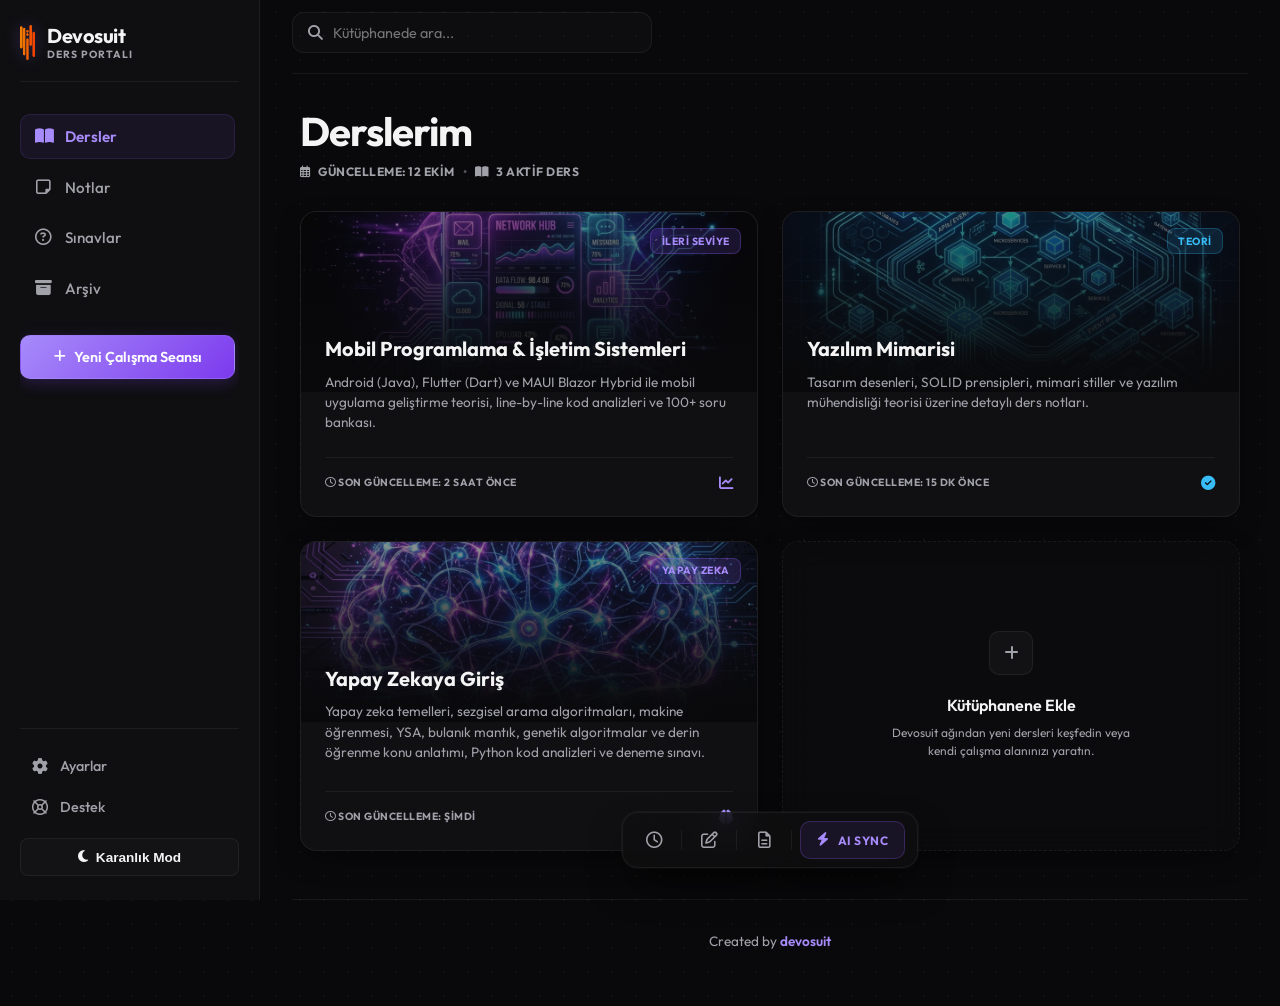
<file: index.html>
<!DOCTYPE html>
<html lang="tr">
<head>
    <meta charset="UTF-8">
    <meta name="viewport" content="width=device-width, initial-scale=1.0">
    <title>Devosuit Ders Portalı</title>
    <meta name="description" content="Kişisel üniversite ders notları, kod analizleri ve sınav simülatörü platformu.">

    <link href="https://fonts.googleapis.com/css2?family=Outfit:wght@300;400;500;600;700&family=JetBrains+Mono:wght@400;500;600&display=swap" rel="stylesheet">
    <link rel="stylesheet" href="https://cdnjs.cloudflare.com/ajax/libs/font-awesome/6.4.0/css/all.min.css">
    <link rel="stylesheet" href="assets/css/styles.css">
</head>
<body class="dashboard-page">

    <!-- ─── Sidebar ──────────────────────────────────────────────────── -->
    <aside id="sidebarView">
        <div class="sidebar-brand">
            <img src="devosuitlogo.png" alt="Devosuit Logo" class="sidebar-logo">
            <div class="sidebar-brand-text">
                <span class="sidebar-title">Devosuit</span>
                <span class="sidebar-subtitle">DERS PORTALI</span>
            </div>
        </div>

        <div class="sidebar-scroll-area">
            <ul class="nav-links">
                <li><a href="#" class="active" id="tab-courses"><i class="fas fa-book-open"></i> Dersler</a></li>
                <li><a href="#" id="tab-notes"><i class="far fa-sticky-note"></i> Notlar</a></li>
                <li><a href="#" id="tab-quizzes"><i class="far fa-question-circle"></i> Sınavlar</a></li>
                <li><a href="#" id="tab-archive"><i class="fas fa-archive"></i> Arşiv</a></li>
            </ul>

            <button class="new-session-btn" id="newSessionBtn">
                <i class="fas fa-plus"></i> Yeni Çalışma Seansı
            </button>
        </div>

        <div class="sidebar-footer">
            <button class="footer-link-btn" id="settingsBtn"><i class="fas fa-cog"></i> Ayarlar</button>
            <button class="footer-link-btn" id="supportBtn"><i class="far fa-life-ring"></i> Destek</button>
            <button class="theme-toggle dashboard-theme-toggle" onclick="toggleTheme()">
                <i class="fas fa-moon"></i> <span>Karanlık Mod</span>
            </button>
        </div>
    </aside>

    <!-- ─── Main Content Area ───────────────────────────────────────── -->
    <main id="mainWorkspace" class="dashboard-main">
        <!-- Top bar -->
        <header class="top-bar">
            <div class="search-container">
                <i class="fas fa-search"></i>
                <input type="text" class="search-input" id="dashboardSearchInput" placeholder="Kütüphanede ara..." oninput="filterDashboardCourses()">
            </div>
        </header>

        <!-- Main Dashboard Wrapper -->
        <div class="dashboard-wrapper">
            <div class="dashboard-title-area">
                <h1>Derslerim</h1>
                <div class="dashboard-meta">
                    <span><i class="far fa-calendar-alt"></i> GÜNCELLEME: 12 EKİM</span>
                    <span class="meta-dot">•</span>
                    <span><i class="fas fa-book-open"></i> 3 AKTİF DERS</span>
                </div>
            </div>

            <!-- Course Grid -->
            <div class="course-grid dashboard-grid">

                <!-- Mobil Programlama — AKTİF -->
                <a href="courses/mobil/index.html" class="course-card active-card" data-title="Mobil Programlama & İşletim Sistemleri" data-category="active">
                    <div class="card-bg-container">
                        <img src="assets/images/mobil_programlama_bg.png" alt="" class="card-bg-image">
                        <div class="card-bg-overlay"></div>
                    </div>
                    <span class="card-badge badge-advanced">İLERİ SEVİYE</span>
                    <div class="card-content">
                        <h3>Mobil Programlama &amp; İşletim Sistemleri</h3>
                        <p>Android (Java), Flutter (Dart) ve MAUI Blazor Hybrid ile mobil uygulama geliştirme teorisi, line-by-line kod analizleri ve 100+ soru bankası.</p>
                        <div class="card-footer">
                            <span class="last-mod"><i class="far fa-clock"></i> SON GÜNCELLEME: 2 SAAT ÖNCE</span>
                            <span class="footer-trend-icon trend-purple"><i class="fas fa-chart-line"></i></span>
                        </div>
                    </div>
                </a>

                <!-- Yazılım Mimarisi — AKTİF -->
                <a href="courses/yazilim-mimarisi/index.html" class="course-card active-card" data-title="Yazılım Mimarisi" data-category="active">
                    <div class="card-bg-container">
                        <img src="assets/images/yazilim_mimarisi_bg.png" alt="" class="card-bg-image">
                        <div class="card-bg-overlay"></div>
                    </div>
                    <span class="card-badge badge-theory">TEORİ</span>
                    <div class="card-content">
                        <h3>Yazılım Mimarisi</h3>
                        <p>Tasarım desenleri, SOLID prensipleri, mimari stiller ve yazılım mühendisliği teorisi üzerine detaylı ders notları.</p>
                        <div class="card-footer">
                            <span class="last-mod"><i class="far fa-clock"></i> SON GÜNCELLEME: 15 DK ÖNCE</span>
                            <span class="footer-trend-icon trend-blue"><i class="fas fa-check-circle"></i></span>
                        </div>
                    </div>
                </a>

                <!-- Yapay Zekaya Giriş — AKTİF -->
                <a href="courses/yapay-zekaya-giris/index.html" class="course-card active-card" data-title="Yapay Zekaya Giriş" data-category="active">
                    <div class="card-bg-container">
                        <img src="assets/images/yapay_zeka_bg.png" alt="" class="card-bg-image">
                        <div class="card-bg-overlay"></div>
                    </div>
                    <span class="card-badge badge-advanced">YAPAY ZEKA</span>
                    <div class="card-content">
                        <h3>Yapay Zekaya Giriş</h3>
                        <p>Yapay zeka temelleri, sezgisel arama algoritmaları, makine öğrenmesi, YSA, bulanık mantık, genetik algoritmalar ve derin öğrenme konu anlatımı, Python kod analizleri ve deneme sınavı.</p>
                        <div class="card-footer">
                            <span class="last-mod"><i class="far fa-clock"></i> SON GÜNCELLEME: ŞİMDİ</span>
                            <span class="footer-trend-icon trend-purple"><i class="fas fa-brain"></i></span>
                        </div>
                    </div>
                </a>

                <!-- Add to your library dashed card -->
                <div class="course-card add-library-card" id="addLibraryCardBtn">
                    <div class="add-library-inner">
                        <div class="add-icon-container">
                            <i class="fas fa-plus"></i>
                        </div>
                        <h3>Kütüphanene Ekle</h3>
                        <p>Devosuit ağından yeni dersleri keşfedin veya kendi çalışma alanınızı yaratın.</p>
                    </div>
                </div>

            </div>
        </div>

        <!-- Floating Action Bar -->
        <div class="floating-action-bar">
            <button class="fab-btn" title="Zamanlayıcıyı Başlat" id="fabTimer"><i class="far fa-clock"></i></button>
            <div class="fab-divider"></div>
            <button class="fab-btn" title="Not Al" id="fabNotes"><i class="far fa-edit"></i></button>
            <div class="fab-divider"></div>
            <button class="fab-btn" title="Dokümanlar" id="fabFiles"><i class="far fa-file-alt"></i></button>
            <div class="fab-divider"></div>
            <button class="fab-btn ai-sync-btn" title="Yapay Zeka Eşitleme" id="fabAiSync">
                <i class="fas fa-bolt"></i>
                <span>AI SYNC</span>
            </button>
        </div>

        <!-- Footer -->
        <footer class="dashboard-footer-bar">
            <p>Created by <a href="https://devosuit.com" target="_blank">devosuit</a></p>
        </footer>
    </main>

    <!-- Custom alert overlay -->
    <div class="alert-overlay" id="alertOverlay">
        <div class="alert-box">
            <div class="alert-icon"><i class="fas fa-info-circle"></i></div>
            <h3 id="alertTitle">Bilgi</h3>
            <p id="alertMessage">Bu özellik çok yakında aktif olacaktır.</p>
            <button class="alert-close-btn" onclick="closeAlert()">Tamam</button>
        </div>
    </div>

    <script src="assets/js/dashboard.js"></script>
</body>
</html>
</file>
<file: assets/css/styles.css>
:root {
    --bg-base: #09090b;
    --bg-sidebar: #0f0f11;
    --bg-card: rgba(21, 21, 24, 0.7);
    --border-color: rgba(255, 255, 255, 0.06);
    --primary: #8b5cf6;
    --primary-light: #a78bfa;
    --accent: #10b981;
    --accent-hover: #059669;
    --text-primary: #f4f4f5;
    --text-secondary: #a1a1aa;
    --sidebar-width: 260px;
    --card-padding: 1.5rem;
    --shadow: 0 10px 30px -10px rgba(0, 0, 0, 0.7);
    --transition: all 0.3s cubic-bezier(0.4, 0, 0.2, 1);
    --grid-color: rgba(255, 255, 255, 0.035);
}

.light-theme {
    --bg-base: #f4f4f5;
    --bg-sidebar: #eaeaea;
    --bg-card: rgba(255, 255, 255, 0.8);
    --border-color: rgba(0, 0, 0, 0.08);
    --primary: #6d28d9;
    --primary-light: #7c3aed;
    --accent: #10b981;
    --text-primary: #09090b;
    --text-secondary: #71717a;
    --grid-color: rgba(0, 0, 0, 0.025);
}

* {
    margin: 0;
    padding: 0;
    box-sizing: border-box;
}

body {
    font-family: 'Outfit', sans-serif;
    background-color: var(--bg-base);
    background-image: radial-gradient(var(--grid-color) 1.5px, transparent 0);
    background-size: 24px 24px;
    color: var(--text-primary);
    min-height: 100vh;
    overflow-x: hidden;
    transition: var(--transition);
}

body.dashboard-page, body.in-workspace {
    display: flex;
}

/* ─── Sidebar Navigation Styling ────────────────────────────────────── */
aside {
    width: var(--sidebar-width);
    background: var(--bg-sidebar);
    border-right: 1px solid var(--border-color);
    position: fixed;
    top: 0;
    bottom: 0;
    left: 0;
    z-index: 100;
    padding: 1.5rem 1.25rem;
    display: none;
    flex-direction: column;
    height: 100vh;
    overflow: hidden;
    transition: var(--transition);
}

.sidebar-scroll-area {
    flex: 1;
    overflow-y: auto;
    padding-right: 4px;
    margin-bottom: 1rem;
}

/* Custom scrollbar for sidebar scroll area */
.sidebar-scroll-area::-webkit-scrollbar {
    width: 4px;
}
.sidebar-scroll-area::-webkit-scrollbar-track {
    background: transparent;
}
.sidebar-scroll-area::-webkit-scrollbar-thumb {
    background: var(--border-color);
    border-radius: 2px;
}
.sidebar-scroll-area::-webkit-scrollbar-thumb:hover {
    background: rgba(255, 255, 255, 0.1);
}

body.dashboard-page aside, body.in-workspace aside {
    display: flex;
}

.sidebar-brand {
    display: flex;
    align-items: center;
    gap: 0.75rem;
    margin-bottom: 2rem;
    padding-bottom: 1.25rem;
    border-bottom: 1px solid var(--border-color);
}

.brand-logo-container {
    width: 36px;
    height: 36px;
    background: rgba(139, 92, 246, 0.15);
    border: 1px solid rgba(139, 92, 246, 0.3);
    border-radius: 8px;
    display: flex;
    align-items: center;
    justify-content: center;
    color: var(--primary-light);
    font-size: 1.2rem;
    box-shadow: 0 0 12px rgba(139, 92, 246, 0.2);
}

.sidebar-brand-text {
    display: flex;
    flex-direction: column;
}

.sidebar-title {
    font-weight: 700;
    font-size: 1.25rem;
    color: var(--text-primary);
    letter-spacing: -0.5px;
    line-height: 1.2;
}

.sidebar-subtitle {
    font-size: 0.65rem;
    font-weight: 700;
    letter-spacing: 1px;
    color: var(--text-secondary);
}

.sidebar-logo {
    height: 35px;
    width: auto;
    filter: drop-shadow(0 0 8px rgba(139, 92, 246, 0.3));
}

.back-to-dashboard-btn {
    width: 100%;
    margin-bottom: 1.5rem;
    background: rgba(255, 255, 255, 0.02);
    border: 1px solid var(--border-color);
    color: var(--text-secondary);
    padding: 0.65rem 1rem;
    font-size: 0.85rem;
    font-family: inherit;
    font-weight: 600;
    border-radius: 10px;
    cursor: pointer;
    display: flex;
    align-items: center;
    justify-content: center;
    gap: 0.5rem;
    text-decoration: none;
    transition: var(--transition);
}

.back-to-dashboard-btn:hover {
    background: rgba(255, 255, 255, 0.05);
    color: var(--text-primary);
    border-color: rgba(139, 92, 246, 0.3);
    box-shadow: 0 4px 12px rgba(0, 0, 0, 0.2);
}

.nav-links {
    list-style: none;
    display: flex;
    flex-direction: column;
    gap: 0.35rem;
    flex: 1;
}

.nav-links li {
    width: 100%;
}

.nav-links a {
    display: flex;
    align-items: center;
    gap: 0.75rem;
    color: var(--text-secondary);
    text-decoration: none;
    padding: 0.75rem 0.85rem;
    border-radius: 10px;
    font-weight: 500;
    font-size: 0.95rem;
    transition: var(--transition);
    border: 1px solid transparent;
}

.nav-links a i {
    width: 18px;
    text-align: center;
    font-size: 1.05rem;
}

.nav-links a:hover, .nav-links a.active {
    color: var(--text-primary);
}

.nav-links a:hover {
    background: rgba(255, 255, 255, 0.02);
}

.nav-links a.active {
    background: rgba(139, 92, 246, 0.08);
    border-color: rgba(139, 92, 246, 0.15);
    color: var(--primary-light);
    font-weight: 600;
}

.nav-divider {
    margin-top: 1rem;
    border-top: 1px solid var(--border-color);
    padding-top: 1rem;
}

.nav-special-link {
    background: rgba(16, 185, 129, 0.08) !important;
    border: 1px solid rgba(16, 185, 129, 0.25) !important;
    color: var(--accent) !important;
}

.nav-special-link:hover {
    background: rgba(16, 185, 129, 0.15) !important;
}

.new-session-btn {
    background: linear-gradient(135deg, #a78bfa, #7c3aed);
    color: #ffffff;
    border: 1px solid rgba(167, 139, 250, 0.3);
    padding: 0.75rem 1rem;
    border-radius: 10px;
    font-family: inherit;
    font-weight: 600;
    font-size: 0.9rem;
    cursor: pointer;
    display: flex;
    align-items: center;
    justify-content: center;
    gap: 0.5rem;
    margin: 1.5rem 0;
    width: 100%;
    transition: var(--transition);
    box-shadow: 0 4px 15px rgba(124, 58, 237, 0.25);
}

.new-session-btn:hover {
    transform: translateY(-1px);
    box-shadow: 0 6px 20px rgba(124, 58, 237, 0.35);
    background: linear-gradient(135deg, #b79eff, #8b5cf6);
}

.new-session-btn i {
    font-size: 0.85rem;
}

.sidebar-footer {
    margin-top: auto;
    display: flex;
    flex-direction: column;
    gap: 0.4rem;
    padding-top: 1.25rem;
    border-top: 1px solid var(--border-color);
}

.footer-link-btn {
    background: transparent;
    border: none;
    color: var(--text-secondary);
    padding: 0.5rem 0.75rem;
    border-radius: 8px;
    font-family: inherit;
    font-size: 0.9rem;
    font-weight: 500;
    text-align: left;
    cursor: pointer;
    display: flex;
    align-items: center;
    gap: 0.75rem;
    transition: var(--transition);
    width: 100%;
}

.footer-link-btn:hover {
    color: var(--text-primary);
    background: rgba(255, 255, 255, 0.02);
}

.footer-link-btn i {
    width: 16px;
    text-align: center;
    font-size: 1rem;
}

.sidebar-footer .theme-toggle {
    margin-top: 0.5rem;
    background: rgba(255, 255, 255, 0.02);
    border: 1px solid var(--border-color);
    color: var(--text-primary);
    padding: 0.65rem;
    border-radius: 8px;
    cursor: pointer;
    display: flex;
    align-items: center;
    justify-content: center;
    gap: 0.5rem;
    font-weight: 600;
    font-size: 0.85rem;
    width: 100%;
    transition: var(--transition);
}

.sidebar-footer .theme-toggle:hover {
    background: rgba(255, 255, 255, 0.05);
}

/* ─── Main Content Layout ───────────────────────────────────────────── */
main {
    margin-left: 0;
    flex: 1;
    padding: 1.5rem 2rem;
    transition: var(--transition);
    display: none;
}

body.dashboard-page main, body.in-workspace main {
    display: flex;
    flex-direction: column;
    min-height: 100vh;
    margin-left: var(--sidebar-width);
    width: calc(100% - var(--sidebar-width));
}

.top-bar {
    display: flex;
    justify-content: space-between;
    align-items: center;
    margin-bottom: 2rem;
    height: 50px;
}

.top-bar .search-container {
    position: relative;
    width: 360px;
}

.top-bar .search-container i {
    position: absolute;
    left: 1rem;
    top: 50%;
    transform: translateY(-50%);
    color: var(--text-secondary);
    font-size: 0.95rem;
}

.top-bar .search-input {
    width: 100%;
    padding: 0.65rem 1rem 0.65rem 2.5rem;
    background: rgba(255, 255, 255, 0.02);
    border: 1px solid var(--border-color);
    border-radius: 12px;
    color: var(--text-primary);
    outline: none;
    transition: var(--transition);
    font-family: inherit;
    font-size: 0.9rem;
}

.top-bar .search-input:focus {
    border-color: rgba(139, 92, 246, 0.5);
    background: rgba(255, 255, 255, 0.04);
    box-shadow: 0 0 0 3px rgba(139, 92, 246, 0.1);
}

.top-bar-right {
    display: flex;
    align-items: center;
    gap: 1rem;
}

.top-icon-btn {
    background: transparent;
    border: none;
    color: var(--text-secondary);
    width: 36px;
    height: 36px;
    border-radius: 50%;
    cursor: pointer;
    display: flex;
    align-items: center;
    justify-content: center;
    font-size: 1.1rem;
    position: relative;
    transition: var(--transition);
}

.top-icon-btn:hover {
    color: var(--text-primary);
    background: rgba(255, 255, 255, 0.04);
}

.notification-dot {
    position: absolute;
    top: 6px;
    right: 8px;
    width: 6px;
    height: 6px;
    border-radius: 50%;
    background-color: var(--primary-light);
    box-shadow: 0 0 6px var(--primary);
}

.user-profile {
    width: 36px;
    height: 36px;
    border-radius: 50%;
    overflow: hidden;
    border: 1px solid var(--border-color);
    box-shadow: 0 2px 8px rgba(0, 0, 0, 0.3);
}

.user-avatar-img {
    width: 100%;
    height: 100%;
    object-fit: cover;
}

.dashboard-wrapper {
    padding: 0 0.5rem;
    flex: 1;
}

.dashboard-title-area {
    margin-bottom: 2rem;
}

.dashboard-title-area h1 {
    font-size: 2.5rem;
    font-weight: 700;
    color: var(--text-primary);
    letter-spacing: -1px;
    margin-bottom: 0.5rem;
}

.dashboard-meta {
    display: flex;
    align-items: center;
    gap: 0.5rem;
    color: var(--text-secondary);
    font-size: 0.75rem;
    font-weight: 700;
    letter-spacing: 0.5px;
    font-family: 'Outfit', sans-serif;
}

.meta-dot {
    color: var(--text-secondary);
    opacity: 0.5;
}

.dashboard-meta span i {
    margin-right: 0.25rem;
}

/* ─── Course Grid & Card Styling ────────────────────────────────────── */
.course-grid {
    display: grid;
    grid-template-columns: repeat(auto-fill, minmax(320px, 1fr));
    gap: 1.5rem;
    width: 100%;
    margin-top: 1rem;
}

.course-card {
    background: var(--bg-card);
    backdrop-filter: blur(16px);
    -webkit-backdrop-filter: blur(16px);
    border: 1px solid var(--border-color);
    border-radius: 16px;
    position: relative;
    overflow: hidden;
    cursor: pointer;
    transition: var(--transition);
    display: flex;
    flex-direction: column;
    text-decoration: none;
    color: inherit;
    box-shadow: var(--shadow);
}

.course-card:hover {
    transform: translateY(-4px);
    border-color: rgba(255, 255, 255, 0.12);
    box-shadow: 0 15px 30px -5px rgba(0, 0, 0, 0.9), 0 0 1px 1px rgba(255, 255, 255, 0.1);
}

.card-bg-container {
    position: absolute;
    top: 0;
    left: 0;
    right: 0;
    height: 180px;
    overflow: hidden;
    z-index: 1;
}

.card-bg-image {
    width: 100%;
    height: 100%;
    object-fit: cover;
    opacity: 0.55;
    transition: var(--transition);
}

.course-card:hover .card-bg-image {
    transform: scale(1.04);
}

.card-bg-overlay {
    position: absolute;
    top: 0;
    left: 0;
    right: 0;
    bottom: 0;
    background: linear-gradient(180deg, rgba(9, 9, 11, 0) 0%, rgba(9, 9, 11, 0.95) 85%, #09090b 100%);
    z-index: 2;
}

.course-card .card-badge {
    position: absolute;
    top: 1rem;
    right: 1rem;
    padding: 0.35rem 0.65rem;
    border-radius: 8px;
    font-size: 0.65rem;
    font-weight: 700;
    letter-spacing: 0.5px;
    z-index: 5;
    border: 1px solid transparent;
}

.badge-advanced {
    background: rgba(139, 92, 246, 0.15);
    color: var(--primary-light);
    border-color: rgba(139, 92, 246, 0.3) !important;
}

.badge-theory {
    background: rgba(56, 189, 248, 0.12);
    color: #38bdf8;
    border-color: rgba(56, 189, 248, 0.25) !important;
}

.badge-locked {
    background: rgba(255, 255, 255, 0.05);
    color: var(--text-secondary);
    border-color: var(--border-color) !important;
}

.course-card .card-content {
    padding: 1.5rem;
    margin-top: 100px;
    position: relative;
    z-index: 3;
    display: flex;
    flex-direction: column;
    flex: 1;
}

.course-card h3 {
    font-size: 1.25rem;
    font-weight: 700;
    margin-bottom: 0.6rem;
    color: var(--text-primary);
    line-height: 1.3;
}

.course-card p {
    color: var(--text-secondary);
    font-size: 0.85rem;
    line-height: 1.5;
    margin-bottom: 1.5rem;
    flex: 1;
}

.progress-container {
    margin-bottom: 1.25rem;
}

.progress-header {
    display: flex;
    justify-content: space-between;
    align-items: center;
    margin-bottom: 0.4rem;
    font-size: 0.65rem;
    font-weight: 700;
    letter-spacing: 0.5px;
    color: var(--text-secondary);
}

.progress-val {
    color: var(--text-primary);
}

.progress-bar {
    width: 100%;
    height: 4px;
    background: rgba(255, 255, 255, 0.05);
    border-radius: 2px;
    overflow: hidden;
}

.progress-fill {
    height: 100%;
    border-radius: 2px;
}

.fill-purple {
    background: linear-gradient(90deg, #a78bfa, #7c3aed);
}

.fill-blue {
    background: linear-gradient(90deg, #38bdf8, #0ea5e9);
}

.fill-gray {
    background: rgba(255, 255, 255, 0.1);
}

.course-card .card-footer {
    display: flex;
    justify-content: space-between;
    align-items: center;
    padding-top: 1rem;
    border-top: 1px solid var(--border-color);
    font-size: 0.65rem;
    font-weight: 700;
    letter-spacing: 0.5px;
    color: var(--text-secondary);
}

.footer-trend-icon {
    font-size: 0.9rem;
}

.trend-purple {
    color: var(--primary-light);
}

.trend-blue {
    color: #38bdf8;
}

.trend-gray {
    color: var(--text-secondary);
    opacity: 0.5;
}

.locked-card {
    opacity: 0.75;
    cursor: not-allowed;
}

.locked-card:hover {
    transform: none;
    border-color: var(--border-color);
    box-shadow: var(--shadow);
}

.locked-card:hover .card-bg-image {
    transform: none;
}

.add-library-card {
    border: 1px dashed var(--border-color);
    background: rgba(255, 255, 255, 0.01);
    display: flex;
    align-items: center;
    justify-content: center;
    text-align: center;
    min-height: 310px;
    padding: 2rem;
}

.add-library-card:hover {
    background: rgba(255, 255, 255, 0.02);
    border-color: rgba(139, 92, 246, 0.3);
}

.add-library-inner {
    display: flex;
    flex-direction: column;
    align-items: center;
    max-width: 240px;
}

.add-icon-container {
    width: 44px;
    height: 44px;
    background: rgba(255, 255, 255, 0.03);
    border: 1px solid var(--border-color);
    border-radius: 10px;
    display: flex;
    align-items: center;
    justify-content: center;
    font-size: 1rem;
    color: var(--text-secondary);
    margin-bottom: 1.25rem;
    transition: var(--transition);
}

.add-library-card:hover .add-icon-container {
    color: var(--primary-light);
    border-color: rgba(139, 92, 246, 0.3);
    background: rgba(139, 92, 246, 0.1);
    box-shadow: 0 0 15px rgba(139, 92, 246, 0.15);
    transform: scale(1.05);
}

.add-library-card h3 {
    font-size: 1rem;
    font-weight: 600;
    margin-bottom: 0.5rem;
    color: var(--text-primary);
}

.add-library-card p {
    font-size: 0.75rem;
    line-height: 1.5;
    color: var(--text-secondary);
    margin: 0;
}

/* ─── Floating Action Bar Styling ───────────────────────────────────── */
.floating-action-bar {
    position: fixed;
    bottom: 2rem;
    left: calc(var(--sidebar-width) + (100% - var(--sidebar-width)) / 2);
    transform: translateX(-50%);
    background: rgba(15, 15, 17, 0.75);
    backdrop-filter: blur(16px);
    -webkit-backdrop-filter: blur(16px);
    border: 1px solid var(--border-color);
    border-radius: 16px;
    padding: 0.5rem 0.75rem;
    display: flex;
    align-items: center;
    gap: 0.5rem;
    z-index: 1000;
    box-shadow: 0 20px 40px -10px rgba(0, 0, 0, 0.8), 0 0 1px 1px rgba(255, 255, 255, 0.05);
    transition: var(--transition);
}

.floating-action-bar:hover {
    border-color: rgba(255, 255, 255, 0.1);
    box-shadow: 0 25px 50px -10px rgba(0, 0, 0, 0.9), 0 0 1px 1px rgba(255, 255, 255, 0.1);
}

.fab-btn {
    background: transparent;
    border: none;
    color: var(--text-secondary);
    width: 38px;
    height: 38px;
    border-radius: 10px;
    cursor: pointer;
    display: flex;
    align-items: center;
    justify-content: center;
    font-size: 1.05rem;
    transition: var(--transition);
}

.fab-btn:hover {
    color: var(--text-primary);
    background: rgba(255, 255, 255, 0.05);
}

.fab-divider {
    width: 1px;
    height: 20px;
    background-color: var(--border-color);
}

.ai-sync-btn {
    width: auto;
    padding: 0 1rem;
    display: flex;
    align-items: center;
    gap: 0.5rem;
    background: rgba(139, 92, 246, 0.1);
    border: 1px solid rgba(139, 92, 246, 0.25);
    color: var(--primary-light) !important;
    font-weight: 700;
    font-family: inherit;
    font-size: 0.75rem;
    letter-spacing: 0.5px;
    border-radius: 10px;
    height: 38px;
    transition: var(--transition);
}

.ai-sync-btn:hover {
    background: rgba(139, 92, 246, 0.2);
    border-color: rgba(139, 92, 246, 0.4);
    box-shadow: 0 0 15px rgba(139, 92, 246, 0.25);
}

.ai-sync-btn i {
    font-size: 0.85rem;
}

/* ─── Custom Alert Box Styling ──────────────────────────────────────── */
.alert-overlay {
    position: fixed;
    top: 0;
    left: 0;
    right: 0;
    bottom: 0;
    background: rgba(0, 0, 0, 0.8);
    backdrop-filter: blur(8px);
    -webkit-backdrop-filter: blur(8px);
    z-index: 9999;
    display: flex;
    align-items: center;
    justify-content: center;
    opacity: 0;
    pointer-events: none;
    transition: opacity 0.3s ease;
}

.alert-overlay.show {
    opacity: 1;
    pointer-events: auto;
}

.alert-box {
    background: #121214;
    border: 1px solid var(--border-color);
    border-radius: 16px;
    padding: 2rem;
    text-align: center;
    max-width: 360px;
    width: 90%;
    transform: translateY(20px);
    transition: transform 0.3s cubic-bezier(0.4, 0, 0.2, 1);
    box-shadow: 0 25px 50px -12px rgba(0, 0, 0, 0.5);
}

.alert-overlay.show .alert-box {
    transform: translateY(0);
}

.alert-icon {
    font-size: 2.5rem;
    color: var(--primary-light);
    margin-bottom: 1rem;
}

.alert-box h3 {
    font-size: 1.25rem;
    font-weight: 700;
    margin-bottom: 0.75rem;
    color: var(--text-primary);
}

.alert-box p {
    font-size: 0.9rem;
    color: var(--text-secondary);
    line-height: 1.5;
    margin-bottom: 1.5rem;
}

.alert-close-btn {
    background: var(--primary);
    border: 1px solid var(--primary-light);
    color: #ffffff;
    padding: 0.65rem 2rem;
    border-radius: 10px;
    cursor: pointer;
    font-family: inherit;
    font-weight: 600;
    font-size: 0.9rem;
    transition: var(--transition);
    width: 100%;
}

.alert-close-btn:hover {
    background: var(--primary-light);
}

/* ─── Responsive Media Queries ──────────────────────────────────────── */
@media (max-width: 1024px) {
    .floating-action-bar {
        left: 50%;
        width: calc(100% - 2rem);
        max-width: 480px;
    }
}

@media (max-width: 768px) {
    aside {
        transform: translateX(-100%);
        display: none !important;
    }
    body.dashboard-page main, body.in-workspace main {
        margin-left: 0;
        width: 100%;
        padding: 1rem;
    }
}

/* ─── Workspace Specific Elements ───────────────────────────────────── */
.workspace-header-title {
    display: flex;
    align-items: center;
    gap: 0.75rem;
}

.workspace-logo {
    height: 40px;
    width: auto;
    filter: drop-shadow(0 0 8px rgba(139, 92, 246, 0.3));
}

.workspace-title-text h1 {
    font-size: 1.6rem;
    font-weight: 700;
    margin-bottom: 0.2rem;
    color: var(--text-primary);
}

.workspace-title-text p {
    font-size: 0.85rem;
    color: var(--text-secondary);
}

header {
    margin-bottom: 3rem;
    display: flex;
    justify-content: space-between;
    align-items: center;
    border-bottom: 1px solid var(--border-color);
    padding-bottom: 2rem;
}

.header-title h1 {
    font-size: 2.2rem;
    font-weight: 700;
    margin-bottom: 0.5rem;
    background: linear-gradient(to right, var(--text-primary), var(--text-secondary));
    -webkit-background-clip: text;
    -webkit-text-fill-color: transparent;
}

.header-title p {
    color: var(--text-secondary);
    font-size: 1.05rem;
}

.search-container {
    position: relative;
    width: 320px;
}

.search-container i {
    position: absolute;
    left: 1rem;
    top: 50%;
    transform: translateY(-50%);
    color: var(--text-secondary);
}

.search-input {
    width: 100%;
    padding: 0.75rem 1rem 0.75rem 2.5rem;
    background: rgba(255, 255, 255, 0.02);
    border: 1px solid var(--border-color);
    border-radius: 12px;
    color: var(--text-primary);
    outline: none;
    transition: var(--transition);
    font-family: inherit;
}

.search-input:focus {
    border-color: var(--primary-light);
    background: rgba(255, 255, 255, 0.05);
    box-shadow: 0 0 0 4px rgba(99, 102, 241, 0.15);
}

.card {
    background: var(--bg-card);
    backdrop-filter: blur(20px);
    -webkit-backdrop-filter: blur(20px);
    border: 1px solid var(--border-color);
    border-radius: 20px;
    padding: var(--card-padding);
    box-shadow: var(--shadow);
    transition: var(--transition);
    margin-bottom: 3rem;
}

.card:hover {
    transform: translateY(-2px);
    border-color: rgba(255, 255, 255, 0.12);
}

.section-header {
    display: flex;
    justify-content: space-between;
    align-items: flex-start;
    margin-bottom: 1.5rem;
    border-bottom: 1px solid var(--border-color);
    padding-bottom: 1rem;
}

.section-header h2 {
    font-size: 1.6rem;
    font-weight: 700;
}

.path-badge {
    background: rgba(255, 255, 255, 0.03);
    border: 1px solid var(--border-color);
    padding: 0.5rem 0.85rem;
    border-radius: 30px;
    font-family: 'JetBrains Mono', monospace;
    font-size: 0.8rem;
    color: var(--text-secondary);
    display: inline-flex;
    align-items: center;
    gap: 0.5rem;
}

.section-desc {
    font-size: 1.05rem;
    line-height: 1.6;
    color: var(--text-secondary);
    margin-bottom: 2rem;
}

.grid {
    display: grid;
    gap: 2rem;
}

.grid-2 {
    grid-template-columns: 1fr 1fr;
}

@media (max-width: 1024px) {
    .grid-2 {
        grid-template-columns: 1fr;
    }
}

.info-block {
    background: rgba(255, 255, 255, 0.01);
    border: 1px solid var(--border-color);
    border-radius: 16px;
    padding: 1.5rem;
}

.info-block h3 {
    font-size: 1.15rem;
    font-weight: 600;
    margin-bottom: 1rem;
    display: flex;
    align-items: center;
    gap: 0.5rem;
    color: var(--text-primary);
}

.warning-block {
    border-left: 4px solid #ef4444;
    background: rgba(239, 68, 68, 0.02);
}

.warning-block h3 {
    color: #ef4444;
}

.styled-list, .exam-list {
    list-style: none;
    display: flex;
    flex-direction: column;
    gap: 0.85rem;
}

.styled-list li {
    position: relative;
    padding-left: 1.25rem;
    font-size: 0.95rem;
    line-height: 1.5;
    color: var(--text-secondary);
}

.styled-list li::before {
    content: '•';
    color: var(--primary-light);
    font-size: 1.5rem;
    position: absolute;
    left: 0;
    top: -0.2rem;
}

.exam-item {
    display: flex;
    gap: 0.75rem;
    font-size: 0.95rem;
    line-height: 1.5;
    color: var(--text-secondary);
}

.text-accent {
    color: #ef4444;
    margin-top: 0.2rem;
}

/* ─── Code Display Styling ──────────────────────────────────────────── */
.code-tab-container {
    margin-top: 2rem;
    border-radius: 12px;
    overflow: hidden;
    border: 1px solid var(--border-color);
}

.code-header {
    background: rgba(0, 0, 0, 0.4);
    padding: 0.85rem 1.25rem;
    display: flex;
    justify-content: space-between;
    align-items: center;
    border-bottom: 1px solid var(--border-color);
    font-family: 'JetBrains Mono', monospace;
    font-size: 0.85rem;
    color: var(--text-secondary);
}

.copy-btn {
    background: transparent;
    border: 1px solid var(--border-color);
    color: var(--text-secondary);
    padding: 0.4rem 0.75rem;
    border-radius: 6px;
    cursor: pointer;
    font-family: inherit;
    font-size: 0.8rem;
    transition: var(--transition);
}

.copy-btn:hover {
    color: var(--text-primary);
    background: rgba(255, 255, 255, 0.05);
}

pre[class*="language-"] {
    margin: 0 !important;
    border-radius: 0 !important;
    background: #060913 !important;
    font-size: 0.9rem !important;
}

/* ─── 100-Question Exam Engine Styling ──────────────────────────────── */
.quiz-section {
    margin-top: 4rem;
}

.quiz-container {
    display: flex;
    flex-direction: column;
    gap: 1.5rem;
}

.quiz-navigation-panel {
    background: rgba(0, 0, 0, 0.2);
    border: 1px solid var(--border-color);
    border-radius: 12px;
    padding: 1rem;
    display: flex;
    flex-wrap: wrap;
    gap: 0.5rem;
    max-height: 200px;
    overflow-y: auto;
}

.q-nav-btn {
    width: 38px;
    height: 38px;
    border-radius: 8px;
    background: rgba(255, 255, 255, 0.02);
    border: 1px solid var(--border-color);
    color: var(--text-secondary);
    cursor: pointer;
    font-weight: 600;
    display: flex;
    align-items: center;
    justify-content: center;
    transition: var(--transition);
}

.q-nav-btn:hover {
    border-color: var(--primary-light);
    color: var(--text-primary);
}

.q-nav-btn.active {
    background: var(--primary);
    color: white;
    border-color: var(--primary-light);
}

.q-nav-btn.correct {
    background: rgba(16, 185, 129, 0.15) !important;
    border-color: var(--accent) !important;
    color: var(--accent) !important;
}

.q-nav-btn.wrong {
    background: rgba(239, 68, 68, 0.15) !important;
    border-color: #ef4444 !important;
    color: #ef4444 !important;
}

.quiz-body {
    background: rgba(255, 255, 255, 0.01);
    border: 1px solid var(--border-color);
    border-radius: 16px;
    padding: 2rem;
}

.q-meta {
    display: flex;
    justify-content: space-between;
    font-size: 0.9rem;
    color: var(--primary-light);
    font-weight: 600;
    margin-bottom: 1rem;
}

.q-text {
    font-size: 1.15rem;
    font-weight: 600;
    line-height: 1.5;
    margin-bottom: 2rem;
}

.options-list {
    list-style: none;
    display: flex;
    flex-direction: column;
    gap: 0.75rem;
}

.option-item {
    display: flex;
    align-items: center;
    gap: 1rem;
    background: rgba(255, 255, 255, 0.02);
    border: 1px solid var(--border-color);
    padding: 1rem 1.25rem;
    border-radius: 12px;
    cursor: pointer;
    transition: var(--transition);
}

.option-item:hover {
    background: rgba(255, 255, 255, 0.04);
    border-color: var(--primary-light);
}

.option-badge {
    background: rgba(255, 255, 255, 0.05);
    width: 28px;
    height: 28px;
    border-radius: 6px;
    display: flex;
    align-items: center;
    justify-content: center;
    font-weight: 700;
    font-size: 0.85rem;
    color: var(--text-secondary);
}

.option-item.selected {
    border-color: var(--primary);
    background: rgba(79, 70, 229, 0.05);
}

.option-item.correct {
    border-color: var(--accent) !important;
    background: rgba(16, 185, 129, 0.08) !important;
}

.option-item.correct .option-badge {
    background: var(--accent);
    color: white;
}

.option-item.wrong {
    border-color: #ef4444 !important;
    background: rgba(239, 68, 68, 0.08) !important;
}

.option-item.wrong .option-badge {
    background: #ef4444;
    color: white;
}

.feedback-box {
    margin-top: 1.5rem;
    background: rgba(16, 185, 129, 0.08);
    border: 1px solid var(--accent);
    border-radius: 12px;
    padding: 1.25rem;
    display: none;
}

.feedback-box.show {
    display: block;
}

.feedback-box.wrong-feedback {
    background: rgba(239, 68, 68, 0.08);
    border-color: #ef4444;
}

.quiz-controls {
    display: flex;
    justify-content: space-between;
    margin-top: 2rem;
}

.quiz-btn {
    background: var(--primary);
    border: 1px solid var(--primary-light);
    color: white;
    padding: 0.75rem 1.5rem;
    border-radius: 10px;
    cursor: pointer;
    font-weight: 600;
    font-family: inherit;
    display: flex;
    align-items: center;
    gap: 0.5rem;
    transition: var(--transition);
}

.quiz-btn:hover {
    background: var(--primary-light);
}

.quiz-btn:disabled {
    opacity: 0.4;
    cursor: not-allowed;
}

/* ─── Scrollbar Customizing ─────────────────────────────────────────── */
::-webkit-scrollbar {
    width: 8px;
    height: 8px;
}
::-webkit-scrollbar-track {
    background: var(--bg-base);
}
::-webkit-scrollbar-thumb {
    background: var(--border-color);
    border-radius: 4px;
}
::-webkit-scrollbar-thumb:hover {
    background: rgba(255, 255, 255, 0.15);
}

/* ─── Analysis Table ────────────────────────────────────────────────── */
.analysis-table-container {
    margin-top: 1.5rem;
    background: rgba(0, 0, 0, 0.2);
    border: 1px solid var(--border-color);
    border-radius: 12px;
    padding: 1.25rem;
}

.analysis-table-title {
    font-size: 1.1rem;
    font-weight: 600;
    color: var(--primary-light);
    margin-bottom: 1rem;
    display: flex;
    align-items: center;
    gap: 0.5rem;
}

.analysis-table {
    width: 100%;
    border-collapse: collapse;
    font-size: 0.9rem;
    text-align: left;
}

.analysis-th {
    padding: 0.75rem 1rem;
    border-bottom: 2px solid var(--border-color);
    font-weight: 600;
    color: var(--text-primary);
}

.analysis-code-cell {
    padding: 0.75rem 1rem;
    border-bottom: 1px solid var(--border-color);
    font-family: 'JetBrains Mono', monospace;
    background: rgba(0, 0, 0, 0.3);
    vertical-align: top;
    width: 40%;
}

.analysis-explain-cell {
    padding: 0.75rem 1rem;
    border-bottom: 1px solid var(--border-color);
    color: var(--text-secondary);
    line-height: 1.5;
    vertical-align: top;
}

/* ─── Mini Quiz Styling ─────────────────────────────────────────────── */
.mini-quiz-card {
    background: rgba(79, 70, 229, 0.03);
    border: 1px dashed rgba(99, 102, 241, 0.3);
    border-radius: 16px;
    padding: 1.5rem;
    margin-top: 2rem;
}

.mini-quiz-card .options-list {
    margin-bottom: 1.25rem;
}

.mini-quiz-title {
    font-size: 1.2rem;
    font-weight: 700;
    color: var(--primary-light);
    margin-bottom: 1rem;
    display: flex;
    align-items: center;
    gap: 0.5rem;
}

.mini-quiz-progress-bar {
    width: 100%;
    height: 6px;
    background: rgba(255, 255, 255, 0.05);
    border-radius: 3px;
    margin-bottom: 1rem;
    overflow: hidden;
}

.mini-quiz-progress-fill {
    height: 100%;
    width: 0%;
    background: linear-gradient(90deg, var(--primary), var(--accent));
    border-radius: 3px;
    transition: width 0.3s ease;
}

.mini-quiz-meta {
    display: flex;
    justify-content: space-between;
    font-size: 0.85rem;
    color: var(--text-secondary);
    margin-bottom: 1rem;
    font-weight: 500;
}

.mini-quiz-text {
    font-size: 1.05rem;
    font-weight: 600;
    line-height: 1.5;
    margin-bottom: 1.25rem;
    color: var(--text-primary);
}

.mini-quiz-controls {
    display: flex;
    gap: 1rem;
    margin-top: 1.25rem;
}

.mini-btn-half {
    flex: 1;
    justify-content: center;
}

/* ─── Loading Indicator ─────────────────────────────────────────────── */
.loading-indicator {
    display: flex;
    flex-direction: column;
    align-items: center;
    justify-content: center;
    gap: 1.25rem;
    padding: 6rem 2rem;
    color: var(--text-secondary);
    font-size: 1.1rem;
}
.loading-indicator .fa-spinner {
    font-size: 2.5rem;
    color: var(--primary-light);
}

/* ─── Dashboard Footer Bar ──────────────────────────────────────────── */
.dashboard-footer-bar {
    text-align: center;
    padding: 2rem 0;
    margin-top: 3rem;
    border-top: 1px solid var(--border-color);
    font-size: 0.85rem;
    color: var(--text-secondary);
}

.dashboard-footer-bar p {
    margin: 0;
}

.dashboard-footer-bar a {
    color: var(--primary-light);
    text-decoration: none;
    font-weight: 600;
    transition: var(--transition);
}

.dashboard-footer-bar a:hover {
    color: var(--accent);
    text-shadow: 0 0 8px rgba(16, 185, 129, 0.3);
}
</file>
